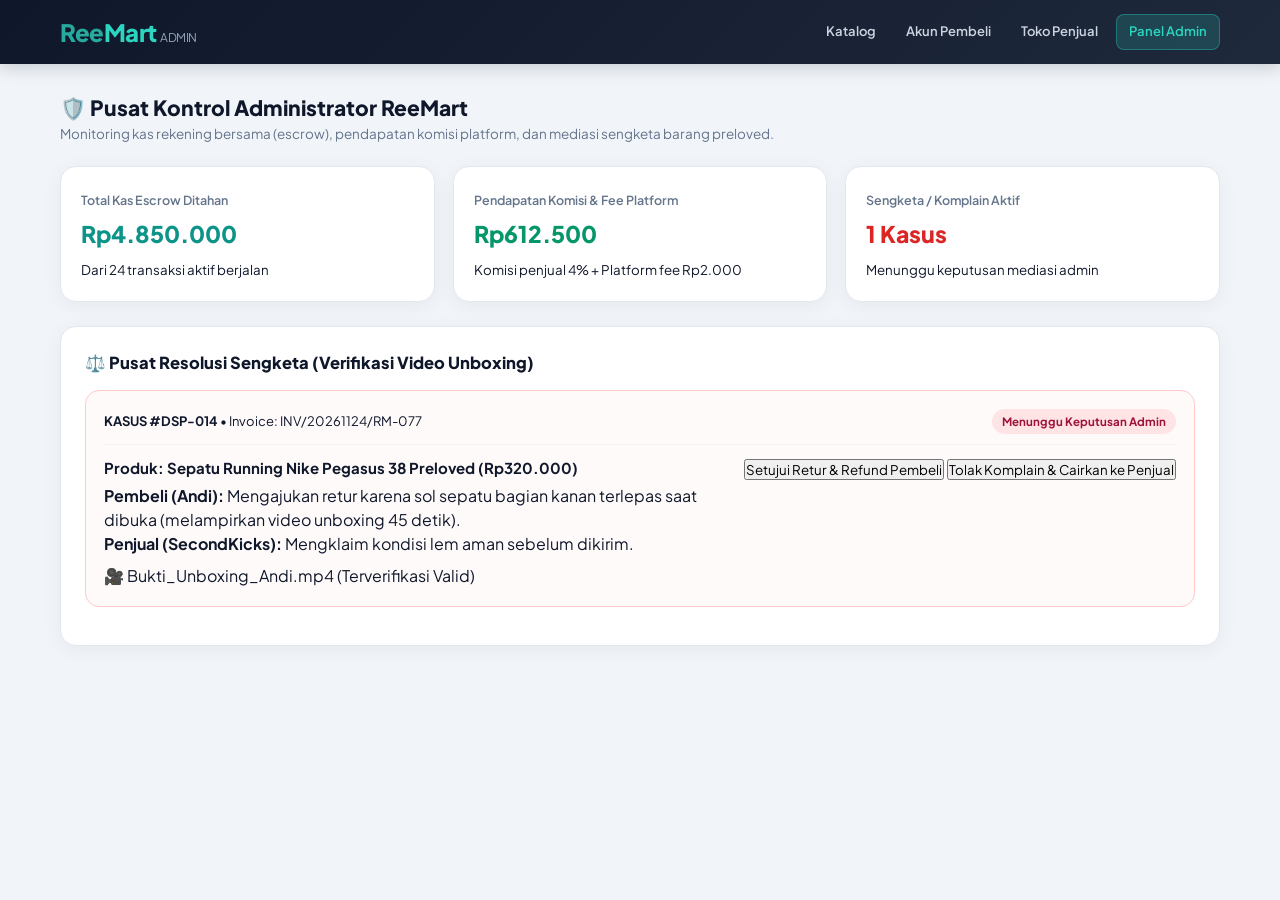
<file: admin.html>
<!DOCTYPE html>
<html lang="id">
<head>
    <meta charset="UTF-8">
    <meta name="viewport" content="width=device-width, initial-scale=1.0">
    <title>Panel Admin & Resolusi | ReeMart</title>
    <link rel="stylesheet" href="style.css">
</head>
<body>

    <header class="navbar">
        <div class="container nav-content">
            <a href="index.html" class="logo">Ree<span>Mart</span> <small style="font-size: 12px; font-weight: 400; color: #94a3b8;">ADMIN</small></a>
            <div class="role-switcher">
                <a href="index.html" class="role-link">Katalog</a>
                <a href="pembeli.html" class="role-link">Akun Pembeli</a>
                <a href="penjual.html" class="role-link">Toko Penjual</a>
                <a href="admin.html" class="role-link active">Panel Admin</a>
            </div>
        </div>
    </header>

    <main class="container dashboard-container">
        <div class="dashboard-header">
            <h2>🛡️ Pusat Kontrol Administrator ReeMart</h2>
            <p>Monitoring kas rekening bersama (escrow), pendapatan komisi platform, dan mediasi sengketa barang preloved.</p>
        </div>

        <!-- STATISTIK PLATFORM -->
        <div class="stats-grid">
            <div class="stat-card">
                <span class="stat-label">Total Kas Escrow Ditahan</span>
                <h3 class="stat-value">Rp4.850.000</h3>
                <small>Dari 24 transaksi aktif berjalan</small>
            </div>
            <div class="stat-card">
                <span class="stat-label">Pendapatan Komisi & Fee Platform</span>
                <h3 class="stat-value" style="color: #059669;">Rp612.500</h3>
                <small>Komisi penjual 4% + Platform fee Rp2.000</small>
            </div>
            <div class="stat-card">
                <span class="stat-label">Sengketa / Komplain Aktif</span>
                <h3 class="stat-value" style="color: #dc2626;" id="dispute-count">1 Kasus</h3>
                <small>Menunggu keputusan mediasi admin</small>
            </div>
        </div>

        <!-- PUSAT RESOLUSI SENGKETA (MEDIASI RETUR) -->
        <div class="checkout-card">
            <h3>⚖️ Pusat Resolusi Sengketa (Verifikasi Video Unboxing)</h3>
            <div class="order-card" style="box-shadow: none; border: 1px solid #fecaca; background: #fffafa; margin-top: 12px;">
                <div class="order-header">
                    <span><strong>KASUS #DSP-014</strong> &bull; Invoice: INV/20261124/RM-077</span>
                    <span class="status-badge status-dispute" id="status-dispute-1">Menunggu Keputusan Admin</span>
                </div>
                <div class="order-body" style="align-items: flex-start;">
                    <div class="order-info">
                        <h4>Produk: Sepatu Running Nike Pegasus 38 Preloved (Rp320.000)</h4>
                        <p><strong>Pembeli (Andi):</strong> Mengajukan retur karena sol sepatu bagian kanan terlepas saat dibuka (melampirkan video unboxing 45 detik).</p>
                        <p><strong>Penjual (SecondKicks):</strong> Mengklaim kondisi lem aman sebelum dikirim.</p>
                        <div style="margin-top: 8px;">
                            <span class="video-pill">🎥 Bukti_Unboxing_Andi.mp4 (Terverifikasi Valid)</span>
                        </div>
                    </div>
                    <div class="admin-decisions" id="decision-buttons">
                        <button type="button" class="btn-refund" onclick="putuskanRefund()">Setujui Retur & Refund Pembeli</button>
                        <button type="button" class="btn-release" onclick="putuskanCair()">Tolak Komplain & Cairkan ke Penjual</button>
                    </div>
                </div>
            </div>
        </div>
    </main>

    <script>
        function putuskanRefund() {
            document.getElementById('status-dispute-1').textContent = 'Diputuskan: Refund Penuh ke Pembeli';
            document.getElementById('status-dispute-1').className = 'status-badge status-done';
            document.getElementById('decision-buttons').innerHTML = '<span style="color:#059669; font-weight:700; font-size:13px;">✓ Dana Rp320.000 dikembalikan ke Pembeli</span>';
            document.getElementById('dispute-count').textContent = '0 Kasus';
        }

        function putuskanCair() {
            document.getElementById('status-dispute-1').textContent = 'Diputuskan: Dana Cair ke Penjual';
            document.getElementById('status-dispute-1').className = 'status-badge status-done';
            document.getElementById('decision-buttons').innerHTML = '<span style="color:#0284c7; font-weight:700; font-size:13px;">✓ Dana diteruskan ke ReeWallet Penjual</span>';
            document.getElementById('dispute-count').textContent = '0 Kasus';
        }
    </script>

</body>
</html>
</file>
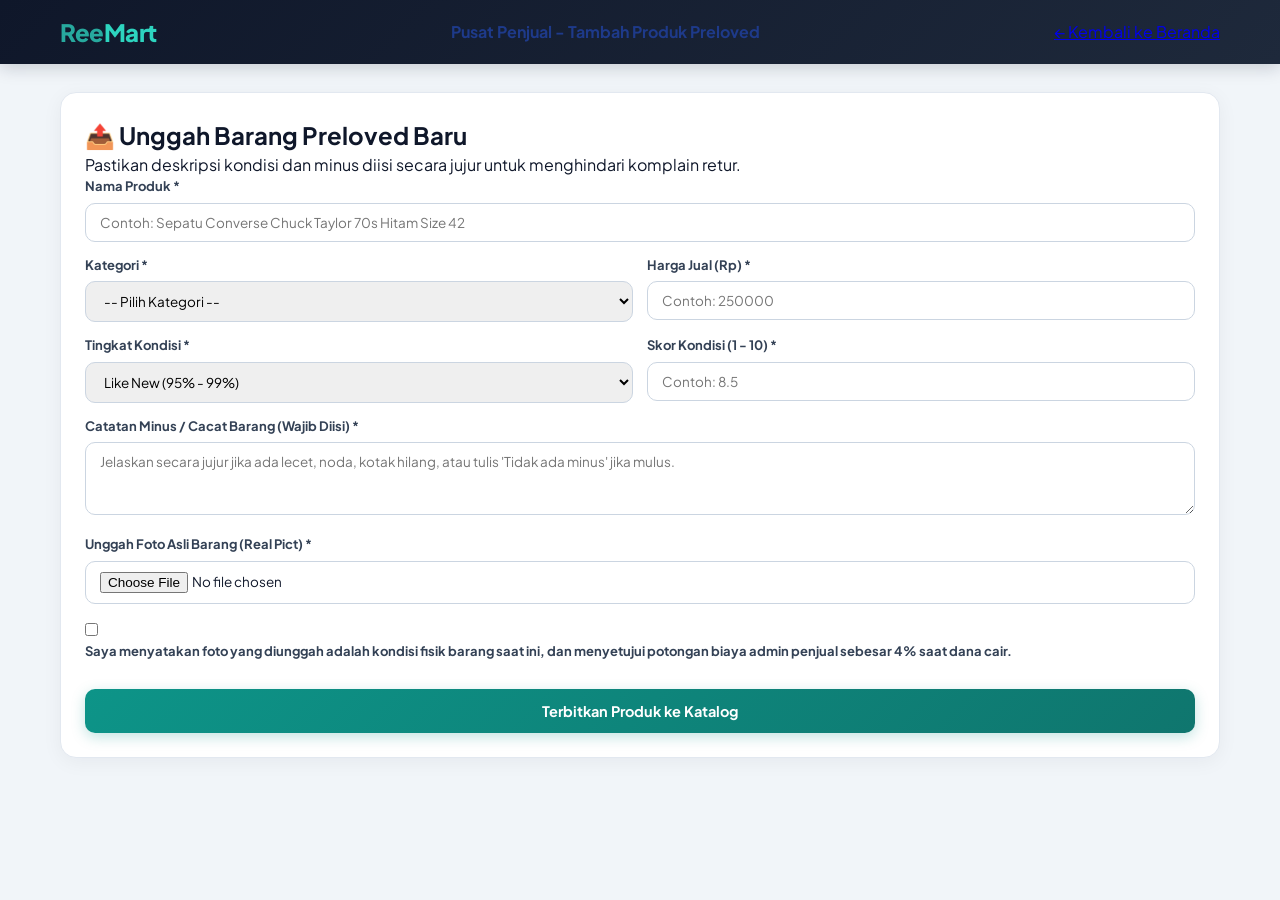
<file: jual.html>
<!DOCTYPE html>
<html lang="id">
<head>
    <meta charset="UTF-8">
    <meta name="viewport" content="width=device-width, initial-scale=1.0">
    <title>Jual Barang Preloved | ReeMart</title>
    <link rel="stylesheet" href="style.css">
</head>
<body>

    <header class="navbar">
        <div class="container nav-content">
            <a href="index.html" class="logo">Ree<span>Mart</span></a>
            <span style="color: #1e3a8a; font-weight: 700; font-size: 16px;">Pusat Penjual - Tambah Produk Preloved</span>
            <a href="index.html" class="nav-icon">&larr; Kembali ke Beranda</a>
        </div>
    </header>

    <main class="container sell-container">
        <div class="checkout-card">
            <h2>📤 Unggah Barang Preloved Baru</h2>
            <p class="form-subtitle">Pastikan deskripsi kondisi dan minus diisi secara jujur untuk menghindari komplain retur.</p>

            <form onsubmit="simpanProduk(event)">
                <div class="form-group">
                    <label>Nama Produk *</label>
                    <input type="text" class="form-control" placeholder="Contoh: Sepatu Converse Chuck Taylor 70s Hitam Size 42" required>
                </div>

                <div class="form-row">
                    <div class="form-group">
                        <label>Kategori *</label>
                        <select class="form-control" required>
                            <option value="">-- Pilih Kategori --</option>
                            <option>Fashion & Thrifting</option>
                            <option>Gadget & Elektronik</option>
                            <option>Buku & Perlengkapan Kuliah</option>
                            <option>Perabotan Kamar & Kos</option>
                        </select>
                    </div>

                    <div class="form-group">
                        <label>Harga Jual (Rp) *</label>
                        <input type="number" class="form-control" placeholder="Contoh: 250000" required>
                    </div>
                </div>

                <div class="form-row">
                    <div class="form-group">
                        <label>Tingkat Kondisi *</label>
                        <select class="form-control" required>
                            <option>Like New (95% - 99%)</option>
                            <option>Good (80% - 94%)</option>
                            <option>Fair (70% - 79% / Minus Pemakaian)</option>
                        </select>
                    </div>

                    <div class="form-group">
                        <label>Skor Kondisi (1 - 10) *</label>
                        <input type="number" min="1" max="10" step="0.5" class="form-control" placeholder="Contoh: 8.5" required>
                    </div>
                </div>

                <div class="form-group">
                    <label>Catatan Minus / Cacat Barang (Wajib Diisi) *</label>
                    <textarea class="form-control" rows="3" placeholder="Jelaskan secara jujur jika ada lecet, noda, kotak hilang, atau tulis 'Tidak ada minus' jika mulus." required></textarea>
                </div>

                <div class="form-group">
                    <label>Unggah Foto Asli Barang (Real Pict) *</label>
                    <input type="file" class="form-control" accept="image/*">
                </div>

                <div class="form-group checkbox-group">
                    <input type="checkbox" id="agree-terms" required>
                    <label for="agree-terms">Saya menyatakan foto yang diunggah adalah kondisi fisik barang saat ini, dan menyetujui potongan biaya admin penjual sebesar 4% saat dana cair.</label>
                </div>

                <button type="submit" class="btn-pay-now">Terbitkan Produk ke Katalog</button>
            </form>

            <div id="upload-success" class="success-box" style="display: none;">
                🎉 <strong>Produk Berhasil Diterbitkan!</strong> Barang Anda sekarang sudah tampil di halaman utama ReeMart.
            </div>
        </div>
    </main>

    <script>
        function simpanProduk(e) {
            e.preventDefault();
            document.getElementById('upload-success').style.display = 'block';
        }
    </script>

</body>
</html>
</file>
<file: style.css>
/* === RESET & TIPOGRAFI MODERN === */
@import url('https://fonts.googleapis.com/css2?family=Plus+Jakarta+Sans:wght@400;500;600;700;800&display=swap');

:root {
    --navy-dark: #0f172a;
    --navy-hover: #1e293b;
    --teal-primary: #0d9488;
    --teal-hover: #0f766e;
    --teal-soft: #f0fdfa;
    --teal-border: #99f6e4;
    --bg-page: #f1f5f9;
    --surface-white: #ffffff;
    --text-main: #0f172a;
    --text-muted: #64748b;
    --border-light: #e2e8f0;
    --shadow-soft: 0 4px 20px rgba(15, 23, 42, 0.05);
    --shadow-hover: 0 12px 28px rgba(13, 148, 136, 0.14);
}

* {
    margin: 0;
    padding: 0;
    box-sizing: border-box;
    font-family: 'Plus Jakarta Sans', 'Segoe UI', sans-serif;
}

body {
    background-color: var(--bg-page);
    color: var(--text-main);
    line-height: 1.5;
    -webkit-font-smoothing: antialiased;
}

.container {
    max-width: 1200px;
    margin: 0 auto;
    padding: 0 20px;
}

/* === NAVBAR (MIDNIGHT NAVY) === */
.navbar {
    background: linear-gradient(135deg, #0f172a 0%, #1e293b 100%);
    padding: 14px 0;
    position: sticky;
    top: 0;
    z-index: 1000;
    box-shadow: 0 4px 16px rgba(15, 23, 42, 0.18);
}

.nav-content {
    display: flex;
    align-items: center;
    justify-content: space-between;
    gap: 16px;
    flex-wrap: wrap;
}

.logo {
    font-size: 24px;
    font-weight: 800;
    color: #27a99e;
    text-decoration: none;
    letter-spacing: -0.5px;
}

.logo span {
    color: #2dd4bf;
}

.search-box {
    flex: 1;
    max-width: 440px;
}

.search-box input {
    width: 100%;
    padding: 10px 18px;
    border: 1.5px solid rgba(255, 255, 255, 0.15);
    border-radius: 999px;
    background: rgba(255, 255, 255, 0.09);
    color: #ffffff;
    font-size: 13.5px;
    outline: none;
    transition: all 0.25s ease;
}

.search-box input::placeholder {
    color: #94a3b8;
}

.search-box input:focus {
    background: #ffffff;
    color: var(--text-main);
    border-color: #2dd4bf;
    box-shadow: 0 0 0 4px rgba(45, 212, 191, 0.2);
}

.role-switcher {
    display: flex;
    align-items: center;
    gap: 6px;
    flex-wrap: wrap;
}

.role-link {
    text-decoration: none;
    color: #cbd5e1;
    font-size: 13px;
    font-weight: 600;
    padding: 7px 12px;
    border-radius: 8px;
    transition: all 0.2s ease;
    background: transparent;
}

.role-link:hover {
    color: #ffffff;
    background: rgba(255, 255, 255, 0.1);
}

.role-link.active {
    background: rgba(45, 212, 191, 0.18);
    color: #2dd4bf;
    border: 1px solid rgba(45, 212, 191, 0.35);
}

/* Override warna tombol link di dalam konten putih */
main .role-link,
.checkout-card .role-link,
.detail-action-card .role-link {
    color: #334155;
    background: #f8fafc;
}

main .role-link:hover,
.checkout-card .role-link:hover,
.detail-action-card .role-link:hover {
    background: #e2e8f0;
    color: #0f172a;
}

.btn-sell {
    background: linear-gradient(135deg, #0d9488 0%, #14b8a6 100%);
    color: #ffffff !important;
    text-decoration: none;
    font-size: 13px;
    font-weight: 700;
    padding: 8px 16px;
    border-radius: 8px;
    border: none;
    cursor: pointer;
    box-shadow: 0 4px 12px rgba(13, 148, 136, 0.3);
    transition: all 0.2s ease;
}

.btn-sell:hover {
    background: linear-gradient(135deg, #0f766e 0%, #0d9488 100%);
    transform: translateY(-1px);
    box-shadow: 0 6px 16px rgba(13, 148, 136, 0.4);
}

.notif-badge {
    display: inline-block;
    background-color: #f43f5e;
    color: #ffffff;
    font-size: 10.5px;
    font-weight: 800;
    padding: 1px 6px;
    border-radius: 12px;
    margin-left: 4px;
    vertical-align: middle;
}

/* === FILTER BAR === */
.filter-bar {
    background: var(--surface-white);
    border-bottom: 1px solid var(--border-light);
    padding: 12px 0;
}

.filter-content {
    display: flex;
    justify-content: space-between;
    align-items: center;
    flex-wrap: wrap;
    gap: 12px;
}

.category-pills {
    display: flex;
    gap: 8px;
    flex-wrap: wrap;
}

.pill {
    padding: 7px 16px;
    border: 1px solid var(--border-light);
    background: #f8fafc;
    color: #475569;
    border-radius: 999px;
    font-size: 13px;
    font-weight: 600;
    cursor: pointer;
    transition: all 0.2s ease;
}

.pill:hover {
    border-color: var(--teal-primary);
    color: var(--teal-primary);
}

.pill.active {
    background: var(--navy-dark);
    color: #ffffff;
    border-color: var(--navy-dark);
    box-shadow: 0 2px 8px rgba(15, 23, 42, 0.15);
}

.condition-filter {
    display: flex;
    align-items: center;
    gap: 8px;
    font-size: 13px;
    color: var(--text-muted);
    font-weight: 600;
}

.condition-filter select {
    padding: 7px 14px;
    border: 1px solid var(--border-light);
    border-radius: 8px;
    font-size: 13px;
    background: #ffffff;
    color: var(--text-main);
    outline: none;
    cursor: pointer;
}

/* === HERO BANNER (OPSIONAL DI BERANDA) === */
.hero-banner {
    background: linear-gradient(135deg, #0f172a 0%, #115e59 100%);
    color: #ffffff;
    padding: 28px 32px;
    border-radius: 16px;
    margin-top: 22px;
    display: flex;
    justify-content: space-between;
    align-items: center;
    gap: 20px;
    flex-wrap: wrap;
    box-shadow: 0 10px 28px rgba(15, 23, 42, 0.14);
}

.hero-banner h1 {
    font-size: 22px;
    font-weight: 800;
    margin-bottom: 6px;
    letter-spacing: -0.3px;
}

.hero-banner p {
    font-size: 13.5px;
    color: #cbd5e1;
    max-width: 620px;
}

/* === KATALOG PRODUK GRID === */
.catalog-section {
    padding: 24px 20px 50px 20px;
}

.section-header {
    display: flex;
    justify-content: space-between;
    align-items: center;
    margin-bottom: 18px;
}

.section-header h2 {
    font-size: 19px;
    font-weight: 800;
    color: var(--text-main);
}

.result-count {
    font-size: 13px;
    color: var(--text-muted);
    font-weight: 600;
}

.product-grid {
    display: grid;
    grid-template-columns: repeat(auto-fill, minmax(235px, 1fr));
    gap: 20px;
}

.product-card {
    background: var(--surface-white);
    border: 1px solid var(--border-light);
    border-radius: 14px;
    overflow: hidden;
    cursor: pointer;
    box-shadow: var(--shadow-soft);
    transition: transform 0.25s ease, box-shadow 0.25s ease, border-color 0.25s ease;
}

.product-card:hover {
    transform: translateY(-5px);
    box-shadow: var(--shadow-hover);
    border-color: #5eead4;
}

.product-img {
    position: relative;
    width: 100%;
    height: 195px;
    background: #e2e8f0;
    overflow: hidden;
}

.product-img img {
    width: 100%;
    height: 100%;
    object-fit: cover;
    transition: transform 0.35s ease;
}

.product-card:hover .product-img img {
    transform: scale(1.04);
}

.badge {
    position: absolute;
    top: 10px;
    left: 10px;
    padding: 4px 10px;
    border-radius: 8px;
    font-size: 11px;
    font-weight: 700;
    color: #ffffff;
    backdrop-filter: blur(4px);
    box-shadow: 0 2px 8px rgba(0, 0, 0, 0.15);
}

.badge.like-new {
    background: rgba(13, 148, 136, 0.92);
}

.badge.good {
    background: rgba(15, 23, 42, 0.88);
}

.product-info {
    padding: 15px;
}

.product-title {
    font-size: 14.5px;
    font-weight: 700;
    color: var(--text-main);
    margin-bottom: 6px;
    display: -webkit-box;
    -webkit-line-clamp: 2;
    -webkit-box-orient: vertical;
    overflow: hidden;
}

.product-price {
    font-size: 17px;
    font-weight: 800;
    color: var(--teal-primary);
    margin-bottom: 6px;
}

.product-minus {
    font-size: 12px;
    color: #b45309;
    background: #fffbeb;
    padding: 5px 8px;
    border-radius: 6px;
    border: 1px solid #fde68a;
    margin-bottom: 10px;
    white-space: nowrap;
    overflow: hidden;
    text-overflow: ellipsis;
}

.product-meta {
    display: flex;
    justify-content: space-between;
    font-size: 11.5px;
    color: var(--text-muted);
    font-weight: 600;
    border-top: 1px solid #f1f5f9;
    padding-top: 9px;
}

/* === HALAMAN DETAIL PRODUK === */
.breadcrumb {
    padding: 18px 0 12px 0;
    font-size: 13px;
    color: var(--text-muted);
}

.breadcrumb a {
    color: var(--teal-primary);
    text-decoration: none;
    font-weight: 700;
}

.detail-grid {
    display: grid;
    grid-template-columns: 1fr 1.2fr 0.95fr;
    gap: 24px;
    margin-bottom: 40px;
}

.detail-image-box,
.detail-info-box,
.detail-action-card {
    background: var(--surface-white);
    padding: 22px;
    border-radius: 16px;
    border: 1px solid var(--border-light);
    box-shadow: var(--shadow-soft);
}

.detail-image-box img {
    width: 100%;
    height: 330px;
    object-fit: cover;
    border-radius: 10px;
}

.escrow-tag {
    display: inline-block;
    background: var(--teal-soft);
    color: var(--teal-hover);
    border: 1px solid var(--teal-border);
    font-size: 11.5px;
    font-weight: 700;
    padding: 4px 10px;
    border-radius: 6px;
    margin-bottom: 10px;
}

.detail-info-box h1 {
    font-size: 21px;
    font-weight: 800;
    margin-bottom: 8px;
}

.detail-price {
    font-size: 26px;
    font-weight: 800;
    color: var(--teal-primary);
    margin-bottom: 16px;
}

.condition-report {
    background: #fffbeb;
    border: 1px solid #fcd34d;
    padding: 14px;
    border-radius: 10px;
    margin-bottom: 16px;
    font-size: 13px;
}

.condition-report h4 {
    color: #92400e;
    margin-bottom: 6px;
}

.seller-card {
    display: flex;
    align-items: center;
    gap: 12px;
    border-top: 1px solid var(--border-light);
    padding-top: 14px;
}

.seller-avatar {
    width: 46px;
    height: 46px;
    background: var(--navy-dark);
    color: #2dd4bf;
    font-weight: 800;
    border-radius: 50%;
    display: flex;
    align-items: center;
    justify-content: center;
}

.verified-tag {
    background: var(--teal-soft);
    color: var(--teal-hover);
    font-size: 11px;
    padding: 2px 7px;
    border-radius: 6px;
    font-weight: 700;
}

.detail-action-card {
    height: fit-content;
}

.detail-action-card h3 {
    font-size: 16.5px;
    font-weight: 800;
    margin-bottom: 6px;
}

.stock-info {
    font-size: 13px;
    color: var(--teal-primary);
    margin-bottom: 14px;
}

.nego-section {
    background: #f8fafc;
    padding: 12px;
    border-radius: 10px;
    border: 1px solid var(--border-light);
    margin-bottom: 16px;
}

.nego-section label {
    display: block;
    font-size: 12px;
    font-weight: 700;
    margin-bottom: 6px;
}

.nego-input-group {
    display: flex;
    gap: 6px;
}

.nego-input-group input {
    flex: 1;
    padding: 8px 10px;
    border: 1px solid #cbd5e1;
    border-radius: 8px;
    font-size: 13px;
}

.nego-input-group button {
    padding: 8px 14px;
    background: var(--navy-dark);
    color: #ffffff;
    border: none;
    border-radius: 8px;
    font-weight: 700;
    cursor: pointer;
}

.nego-feedback {
    display: block;
    margin-top: 6px;
    font-size: 12px;
    font-weight: 600;
}

.action-buttons {
    display: flex;
    flex-direction: column;
    gap: 8px;
    margin-bottom: 16px;
}

.btn-buy-now {
    display: block;
    text-align: center;
    background: linear-gradient(135deg, #0d9488 0%, #0f766e 100%);
    color: #ffffff;
    text-decoration: none;
    padding: 12px;
    border-radius: 10px;
    font-weight: 700;
    font-size: 14px;
    box-shadow: 0 4px 12px rgba(13, 148, 136, 0.25);
    transition: all 0.2s ease;
}

.btn-buy-now:hover {
    transform: translateY(-1px);
    box-shadow: 0 6px 16px rgba(13, 148, 136, 0.35);
}

.btn-add-cart {
    background: #ffffff;
    color: var(--teal-primary);
    border: 1.5px solid var(--teal-primary);
    padding: 10px;
    border-radius: 10px;
    font-weight: 700;
    cursor: pointer;
    transition: all 0.2s ease;
}

.btn-add-cart:hover {
    background: var(--teal-soft);
}

.escrow-guarantee {
    background: var(--teal-soft);
    border: 1px solid var(--teal-border);
    padding: 12px;
    border-radius: 10px;
    font-size: 12px;
    color: #115e59;
}

/* === CHECKOUT & FORM === */
.checkout-container,
.sell-container {
    padding: 28px 20px;
}

.checkout-grid {
    display: grid;
    grid-template-columns: 1.4fr 1fr;
    gap: 24px;
}

.checkout-card,
.summary-card {
    background: var(--surface-white);
    padding: 24px;
    border-radius: 16px;
    border: 1px solid var(--border-light);
    box-shadow: var(--shadow-soft);
    margin-bottom: 18px;
}

.checkout-card h3,
.summary-card h3 {
    font-size: 16.5px;
    font-weight: 800;
    margin-bottom: 14px;
}

.form-group {
    margin-bottom: 14px;
}

.form-group label {
    display: block;
    font-size: 13px;
    font-weight: 700;
    margin-bottom: 6px;
    color: #334155;
}

.form-control {
    width: 100%;
    padding: 10px 14px;
    border: 1px solid #cbd5e1;
    border-radius: 10px;
    font-size: 13.5px;
    transition: border-color 0.2s, box-shadow 0.2s;
}

.form-control:focus {
    outline: none;
    border-color: var(--teal-primary);
    box-shadow: 0 0 0 3px rgba(13, 148, 136, 0.15);
}

.form-row {
    display: grid;
    grid-template-columns: 1fr 1fr;
    gap: 14px;
}

.radio-option {
    display: flex;
    align-items: center;
    gap: 10px;
    padding: 11px 14px;
    border: 1px solid var(--border-light);
    border-radius: 10px;
    margin-bottom: 8px;
    cursor: pointer;
    font-size: 13.5px;
    transition: border-color 0.2s, background 0.2s;
}

.radio-option:hover {
    border-color: var(--teal-primary);
    background: var(--teal-soft);
}

.summary-item {
    display: flex;
    gap: 12px;
    padding-bottom: 14px;
    border-bottom: 1px solid var(--border-light);
    margin-bottom: 14px;
}

.summary-item img {
    width: 64px;
    height: 64px;
    border-radius: 10px;
    object-fit: cover;
}

.cost-row {
    display: flex;
    justify-content: space-between;
    font-size: 13.5px;
    margin-bottom: 8px;
    color: #475569;
}

.cost-row.total {
    border-top: 1px solid var(--border-light);
    padding-top: 12px;
    margin-top: 10px;
    font-size: 17px;
    font-weight: 800;
    color: var(--teal-primary);
}

.btn-pay-now {
    width: 100%;
    padding: 13px;
    background: linear-gradient(135deg, #0d9488 0%, #0f766e 100%);
    color: #ffffff;
    border: none;
    border-radius: 10px;
    font-size: 14.5px;
    font-weight: 700;
    cursor: pointer;
    margin-top: 14px;
    box-shadow: 0 4px 14px rgba(13, 148, 136, 0.25);
    transition: all 0.2s ease;
}

.btn-pay-now:hover {
    transform: translateY(-1px);
    box-shadow: 0 6px 18px rgba(13, 148, 136, 0.35);
}

/* === DASHBOARD (PEMBELI, PENJUAL, ADMIN) === */
.dashboard-container {
    padding: 28px 20px;
}

.dashboard-header {
    margin-bottom: 22px;
}

.dashboard-header h2 {
    font-size: 21px;
    font-weight: 800;
    color: var(--text-main);
}

.dashboard-header p {
    font-size: 13.5px;
    color: var(--text-muted);
}

.stats-grid {
    display: grid;
    grid-template-columns: repeat(3, 1fr);
    gap: 18px;
    margin-bottom: 24px;
}

.stat-card {
    background: var(--surface-white);
    padding: 20px;
    border-radius: 16px;
    border: 1px solid var(--border-light);
    box-shadow: var(--shadow-soft);
}

.stat-label {
    font-size: 12.5px;
    color: var(--text-muted);
    font-weight: 600;
}

.stat-value {
    font-size: 23px;
    font-weight: 800;
    color: var(--teal-primary);
    margin: 6px 0;
}

.btn-withdraw {
    margin-top: 8px;
    padding: 7px 14px;
    background: var(--navy-dark);
    color: #ffffff;
    border: none;
    border-radius: 8px;
    font-size: 12.5px;
    font-weight: 700;
    cursor: pointer;
}

.order-card {
    background: var(--surface-white);
    border: 1px solid var(--border-light);
    border-radius: 14px;
    padding: 18px;
    margin-bottom: 14px;
    box-shadow: var(--shadow-soft);
}

.order-header {
    display: flex;
    justify-content: space-between;
    align-items: center;
    border-bottom: 1px solid #f1f5f9;
    padding-bottom: 10px;
    margin-bottom: 12px;
    font-size: 13px;
}

.status-badge {
    padding: 4px 10px;
    border-radius: 999px;
    font-size: 11.5px;
    font-weight: 700;
}

.status-pending {
    background: #fef3c7;
    color: #92400e;
}

.status-shipped {
    background: #e0f2fe;
    color: #075985;
}

.status-done {
    background: #ccfbf1;
    color: #115e59;
}

.status-dispute {
    background: #ffe4e6;
    color: #9f1239;
}

.order-body {
    display: flex;
    align-items: center;
    gap: 16px;
}

.order-body img {
    width: 72px;
    height: 72px;
    border-radius: 10px;
    object-fit: cover;
}

.order-info {
    flex: 1;
}

.order-info h4 {
    font-size: 15px;
    font-weight: 700;
    margin-bottom: 4px;
}

.order-actions {
    display: flex;
    gap: 8px;
    flex-direction: column;
}

.btn-confirm {
    background: var(--teal-primary);
    color: #ffffff;
    border: none;
    padding: 8px 14px;
    border-radius: 8px;
    font-size: 12.5px;
    font-weight: 700;
    cursor: pointer;
    transition: background 0.2s;
}

.btn-confirm:hover {
    background: var(--teal-hover);
}

.btn-retur {
    background: #ffffff;
    color: #e11d48;
    border: 1px solid #fda4af;
    padding: 7px 14px;
    border-radius: 8px;
    font-size: 12.5px;
    font-weight: 700;
    cursor: pointer;
    transition: background 0.2s;
}

.btn-retur:hover {
    background: #fff1f2;
}

.success-box {
    background: var(--teal-soft);
    border: 1px solid var(--teal-border);
    color: #115e59;
    padding: 12px 16px;
    border-radius: 10px;
    margin-top: 14px;
    font-size: 13.5px;
    font-weight: 600;
}

@media (max-width: 900px) {
    .detail-grid,
    .checkout-grid,
    .stats-grid {
        grid-template-columns: 1fr;
    }
}
/* === RESPONSIVE MOBILE (LAYAR HP <= 768px) === */
@media (max-width: 768px) {
    .container {
        padding: 0 14px;
    }

    /* Navbar & Kotak Pencarian */
    .nav-content {
        flex-direction: column;
        align-items: stretch;
        gap: 10px;
    }

    .logo {
        text-align: center;
        font-size: 22px;
    }

    .search-box {
        max-width: 100%;
    }

    .role-switcher {
        justify-content: center;
        gap: 4px;
    }

    .role-link {
        font-size: 12px;
        padding: 6px 8px;
    }

    /* Filter Bar Kategori (Bisa Digeser ke Samping / Horizontal Scroll) */
    .category-pills {
        flex-wrap: nowrap;
        overflow-x: auto;
        padding-bottom: 6px;
        width: 100%;
        -webkit-overflow-scrolling: touch;
    }

    .pill {
        white-space: nowrap;
        font-size: 12px;
        padding: 6px 12px;
    }

    /* Hero Banner */
    .hero-banner {
        padding: 20px;
        text-align: center;
        justify-content: center;
    }

    .hero-banner h1 {
        font-size: 18px;
    }

    /* Grid Katalog Produk: 2 Kolom Rapi seperti Aplikasi Marketplace */
    .product-grid {
        grid-template-columns: repeat(2, 1fr);
        gap: 12px;
    }

    .product-img {
        height: 145px;
    }

    .product-info {
        padding: 10px;
    }

    .product-title {
        font-size: 13px;
    }

    .product-price {
        font-size: 14.5px;
    }

    /* Halaman Detail Produk & Form */
    .detail-image-box img {
        height: 240px;
    }

    .form-row {
        grid-template-columns: 1fr;
    }

    /* Kartu Pesanan di Dasbor Pembeli & Penjual */
    .order-body {
        flex-direction: column;
        align-items: flex-start;
    }

    .order-body img {
        width: 100%;
        height: 160px;
    }

    .order-actions {
        width: 100%;
        flex-direction: row;
        flex-wrap: wrap;
    }

    .order-actions button,
    .order-actions a {
        flex: 1;
        text-align: center;
    }
}
</file>
